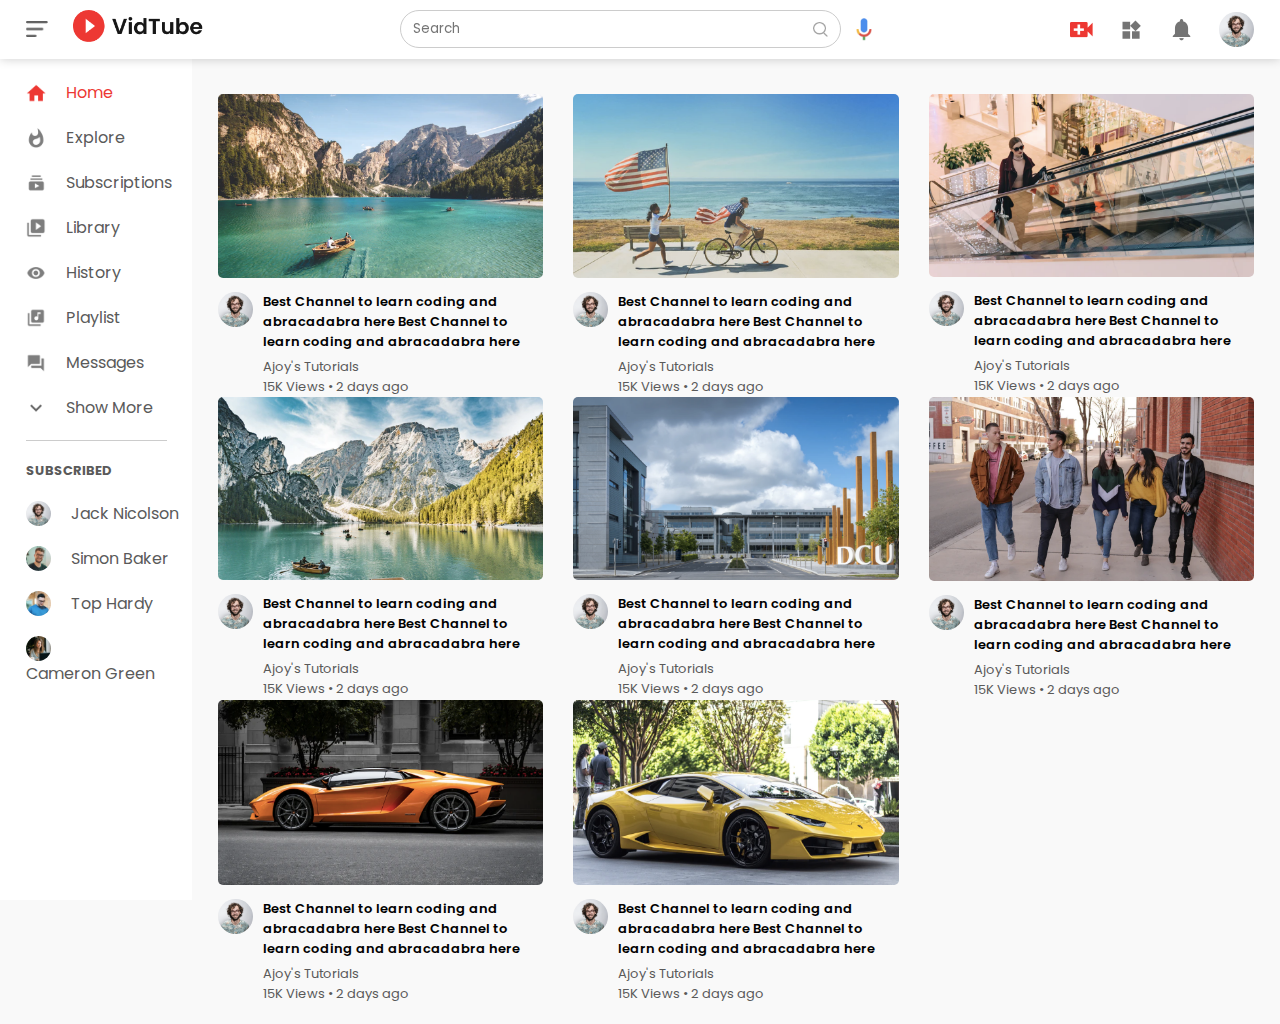
<file: index.html>
<!DOCTYPE html>
<html lang="en">

<head>
    <meta charset="UTF-8" />
    <meta http-equiv="X-UA-Compatible" content="IE=edge" />
    <meta name="viewport" content="width=device-width, initial-scale=1.0" />
    <link rel="stylesheet" href="styles.css" />
    <title>Video Sharing Platform</title>
</head>

<body>
    <nav class="flex-div">
        <div class="nav-left flex-div">
            <img src="images/menu.png" alt="" class="menu-icon" />
            <a href="index.html"><img src="images/logo.png" alt="" class="logo" /></a>
        </div>
        <div class="nav-middle flex-div">
            <div class="search-box flex-div">
                <input type="text" name="" placeholder="Search" />
                <img src="images/search.png" alt="" />
            </div>
            <img src="images/voice-search.png" alt="" class="mic-icon" />
        </div>
        <div class="nav-right flex-div">
            <img src="images/upload.png" alt="" />
            <img src="images/more.png" alt="" />
            <img src="images/notification.png" alt="" />
            <img src="images/Jack.png" alt="" class="user-icon" />
        </div>
    </nav>

    <!-- Sidebar for this site  -->

    <div class="sidebar">
        <div class="shortcut-links">
            <a href=""><img src="images/home.png" alt="" />
                <p>Home</p>
            </a>
            <a href=""><img src="images/explore.png" alt="" />
                <p>Explore</p>
            </a>
            <a href=""><img src="images/subscriprion.png" alt="" />
                <p>Subscriptions</p>
            </a>
            <a href=""><img src="images/library.png" alt="" />
                <p>Library</p>
            </a>
            <a href=""><img src="images/history.png" alt="" />
                <p>History</p>
            </a>
            <a href=""><img src="images/playlist.png" alt="" />
                <p>Playlist</p>
            </a>
            <a href=""><img src="images/messages.png" alt="" />
                <p>Messages</p>
            </a>
            <a href=""><img src="images/show-more.png" alt="" />
                <p>Show More</p>
            </a>
            <hr />
        </div>
        <div class="subscribed-list">
            <h3>SUBSCRIBED</h3>
            <a href=""><img src="images/Jack.png" alt="" />
                <p>Jack Nicolson</p>
            </a>
            <a href=""><img src="images/simon.png" alt="" />
                <p>Simon Baker</p>
            </a>
            <a href=""><img src="images/tom.png" alt="" />
                <p>Top Hardy</p>
            </a>
            <a href=""><img src="images/cameron.png" alt="" />
                <p>Cameron Green</p>
            </a>
        </div>
    </div>

    <!-- main body start  -->
    <div class="container">
        <!-- <div class="banner">
            <img src="images/banner.png" alt="" />
        </div> -->
        <div class="list-container">
            <div class="vid-list">
                <a href="play-video.html"><img src="images/thumbnail1.png" class="thumbnail" alt="" /></a>
                <div class="flex-div">
                    <img src="images/Jack.png" alt="" />
                    <div class="vid-info">
                        <a href="play-video.html">Best Channel to learn coding and abracadabra here Best Channel
                            to learn coding and abracadabra here
                        </a>
                        <p>Ajoy's Tutorials</p>
                        <p>15K Views &bull; 2 days ago</p>
                    </div>
                </div>
            </div>

            <div class="vid-list">
                <a href="play-video.html"><img src="images/thumbnail2.png" class="thumbnail" alt="" /></a>
                <div class="flex-div">
                    <img src="images/Jack.png" alt="" />
                    <div class="vid-info">
                        <a href="play-video.html">Best Channel to learn coding and abracadabra here Best Channel
                            to learn coding and abracadabra here
                        </a>
                        <p>Ajoy's Tutorials</p>
                        <p>15K Views &bull; 2 days ago</p>
                    </div>
                </div>
            </div>

            <div class="vid-list">
                <a href="play-video.html"><img src="images/thumbnail3.png" class="thumbnail" alt="" /></a>
                <div class="flex-div">
                    <img src="images/Jack.png" alt="" />
                    <div class="vid-info">
                        <a href="play-video.html">Best Channel to learn coding and abracadabra here Best Channel
                            to learn coding and abracadabra here
                        </a>
                        <p>Ajoy's Tutorials</p>
                        <p>15K Views &bull; 2 days ago</p>
                    </div>
                </div>
            </div>

            <div class="vid-list">
                <a href="play-video.html"><img src="images/thumbnail4.png" class="thumbnail" alt="" /></a>
                <div class="flex-div">
                    <img src="images/Jack.png" alt="" />
                    <div class="vid-info">
                        <a href="play-video.html">Best Channel to learn coding and abracadabra here Best Channel
                            to learn coding and abracadabra here
                        </a>
                        <p>Ajoy's Tutorials</p>
                        <p>15K Views &bull; 2 days ago</p>
                    </div>
                </div>
            </div>

            <div class="vid-list">
                <a href="play-video.html"><img src="images/thumbnail7.png" class="thumbnail" alt="" /></a>
                <div class="flex-div">
                    <img src="images/Jack.png" alt="" />
                    <div class="vid-info">
                        <a href="play-video.html">Best Channel to learn coding and abracadabra here Best Channel
                            to learn coding and abracadabra here
                        </a>
                        <p>Ajoy's Tutorials</p>
                        <p>15K Views &bull; 2 days ago</p>
                    </div>
                </div>
            </div>

            <div class="vid-list">
                <a href="play-video.html"><img src="images/thumbnail5.png" class="thumbnail" alt="" /></a>
                <div class="flex-div">
                    <img src="images/Jack.png" alt="" />
                    <div class="vid-info">
                        <a href="play-video.html">Best Channel to learn coding and abracadabra here Best Channel
                            to learn coding and abracadabra here
                        </a>
                        <p>Ajoy's Tutorials</p>
                        <p>15K Views &bull; 2 days ago</p>
                    </div>
                </div>
            </div>

            <div class="vid-list">
                <a href="play-video.html"><img src="images/thumbnail6.png" class="thumbnail" alt="" /></a>
                <div class="flex-div">
                    <img src="images/Jack.png" alt="" />
                    <div class="vid-info">
                        <a href="play-video.html">Best Channel to learn coding and abracadabra here Best Channel
                            to learn coding and abracadabra here
                        </a>
                        <p>Ajoy's Tutorials</p>
                        <p>15K Views &bull; 2 days ago</p>
                    </div>
                </div>
            </div>
            <div class="vid-list">
                <a href="play-video.html"><img src="images/thumbnail8.png" class="thumbnail" alt="" /></a>
                <div class="flex-div">
                    <img src="images/Jack.png" alt="" />
                    <div class="vid-info">
                        <a href="play-video.html">Best Channel to learn coding and abracadabra here Best Channel
                            to learn coding and abracadabra here
                        </a>
                        <p>Ajoy's Tutorials</p>
                        <p>15K Views &bull; 2 days ago</p>
                    </div>
                </div>
            </div>

        </div>
    </div>

    <script src="script.js"></script>
</body>

</html>
</file>
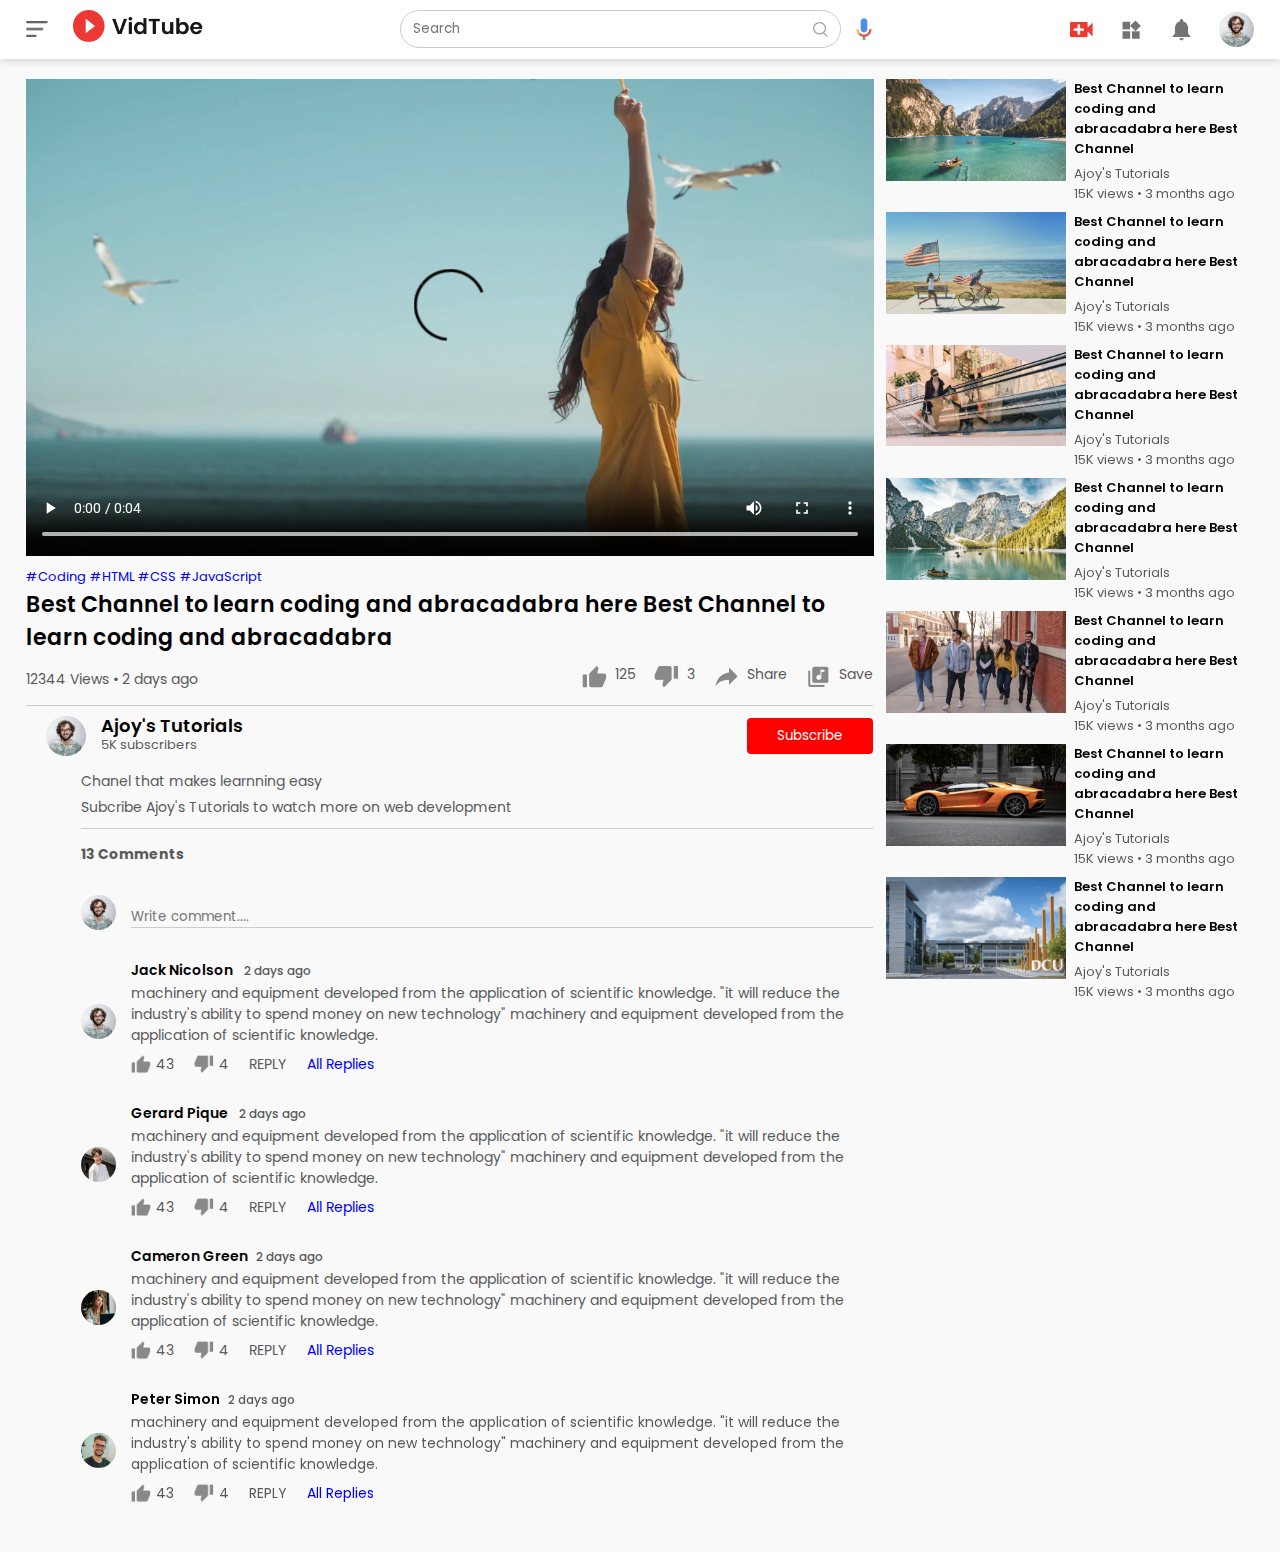
<file: play-video.html>
<!DOCTYPE html>
<html lang="en">

<head>
    <meta charset="UTF-8" />
    <meta http-equiv="X-UA-Compatible" content="IE=edge" />
    <meta name="viewport" content="width=device-width, initial-scale=1.0" />
    <link rel="stylesheet" href="styles.css" />
    <title>Play Video</title>
</head>

<body>
    <nav class="flex-div">
        <div class="nav-left flex-div">
            <img src="images/menu.png" alt="" class="menu-icon" />
            <a href="index.html"><img src="images/logo.png" alt="" class="logo" /></a>
        </div>
        <div class="nav-middle flex-div">
            <div class="search-box flex-div">
                <input type="text" name="" placeholder="Search" />
                <img src="images/search.png" alt="" />
            </div>
            <img src="images/voice-search.png" alt="" class="mic-icon" />
        </div>
        <div class="nav-right flex-div">
            <img src="images/upload.png" alt="" />
            <img src="images/more.png" alt="" />
            <img src="images/notification.png" alt="" />
            <img src="images/Jack.png" alt="" class="user-icon" />
        </div>
    </nav>

    <div class="container play-container">
        <div class="row">
            <div class="play-video">
                <video src="images/video.mp4" controls autoplay></video>
                <div class="tags">
                    <a href="">#Coding</a>
                    <a href="">#HTML</a>
                    <a href="">#CSS</a>
                    <a href="">#JavaScript</a>
                </div>
                <h3>
                    Best Channel to learn coding and abracadabra here Best Channel to
                    learn coding and abracadabra
                </h3>
                <div class="play-video-info">
                    <p>12344 Views &bull; 2 days ago</p>
                    <div>
                        <a href=""><img src="images/like.png" alt="" />125</a>
                        <a href=""><img src="images/dislike.png" alt="" />3</a>
                        <a href=""><img src="images/share.png" alt="" />Share</a>
                        <a href=""><img src="images/save.png" alt="" />Save</a>
                    </div>
                </div>
                <hr />
                <div class="publisher">
                    <img src="images/Jack.png" alt="" />
                    <div>
                        <p>Ajoy's Tutorials</p>
                        <span>5K subscribers</span>
                    </div>
                    <button type="button">Subscribe</button>
                </div>

                <div class="vid-description">
                    <p>Chanel that makes learnning easy</p>
                    <p>Subcribe Ajoy's Tutorials to watch more on web development</p>
                    <hr />
                    <h4>13 Comments</h4>

                    <div class="add-comment">
                        <img src="images/Jack.png" alt="" />
                        <input type="text" placeholder="Write comment...." />
                    </div>
                    <div class="old-comment">
                        <img src="images/Jack.png" alt="" />
                        <div>
                            <h3>Jack Nicolson <span>2 days ago</span></h3>
                            <p>
                                machinery and equipment developed from the application of
                                scientific knowledge. "it will reduce the industry's ability
                                to spend money on new technology" machinery and equipment
                                developed from the application of scientific knowledge.
                            </p>
                            <div class="comment-action">
                                <img src="images/like.png" alt="" />
                                <span>43</span>
                                <img src="images/dislike.png" alt="">
                                <span>4</span>
                                <span>REPLY</span>
                                <a href="">All Replies</a>
                            </div>
                        </div>
                    </div>
                    <div class="old-comment">
                        <img src="images/gerard.png" alt="" />
                        <div>
                            <h3>Gerard Pique <span>2 days ago</span></h3>
                            <p>
                                machinery and equipment developed from the application of
                                scientific knowledge. "it will reduce the industry's ability
                                to spend money on new technology" machinery and equipment
                                developed from the application of scientific knowledge.
                            </p>
                            <div class="comment-action">
                                <img src="images/like.png" alt="" />
                                <span>43</span>
                                <img src="images/dislike.png" alt="">
                                <span>4</span>
                                <span>REPLY</span>
                                <a href="">All Replies</a>
                            </div>
                        </div>
                    </div>
                    <div class="old-comment">
                        <img src="images/cameron.png" alt="" />
                        <div>
                            <h3>Cameron Green<span>2 days ago</span></h3>
                            <p>
                                machinery and equipment developed from the application of
                                scientific knowledge. "it will reduce the industry's ability
                                to spend money on new technology" machinery and equipment
                                developed from the application of scientific knowledge.
                            </p>
                            <div class="comment-action">
                                <img src="images/like.png" alt="" />
                                <span>43</span>
                                <img src="images/dislike.png" alt="">
                                <span>4</span>
                                <span>REPLY</span>
                                <a href="">All Replies</a>
                            </div>
                        </div>
                    </div>
                    <div class="old-comment">
                        <img src="images/simon.png" alt="" />
                        <div>
                            <h3>Peter Simon<span>2 days ago</span></h3>
                            <p>
                                machinery and equipment developed from the application of
                                scientific knowledge. "it will reduce the industry's ability
                                to spend money on new technology" machinery and equipment
                                developed from the application of scientific knowledge.
                            </p>
                            <div class="comment-action">
                                <img src="images/like.png" alt="" />
                                <span>43</span>
                                <img src="images/dislike.png" alt="">
                                <span>4</span>
                                <span>REPLY</span>
                                <a href="">All Replies</a>
                            </div>
                        </div>
                    </div>
                </div>
            </div>

            <div class="right-sidebar">
                <div class="side-video-list">
                    <a href="" class="small-thumbnail"><img src="images/thumbnail1.png" alt="" />
                    </a>
                    <div class="vid-info">
                        <a href="">Best Channel to learn coding and abracadabra here Best Channel
                        </a>
                        <p>Ajoy's Tutorials</p>
                        <p>15K views &bull; 3 months ago</p>
                    </div>
                </div>
                <div class="side-video-list">
                    <a href="" class="small-thumbnail"><img src="images/thumbnail2.png" alt="" />
                    </a>
                    <div class="vid-info">
                        <a href="">Best Channel to learn coding and abracadabra here Best Channel
                        </a>
                        <p>Ajoy's Tutorials</p>
                        <p>15K views &bull; 3 months ago</p>
                    </div>
                </div>
                <div class="side-video-list">
                    <a href="" class="small-thumbnail"><img src="images/thumbnail3.png" alt="" />
                    </a>
                    <div class="vid-info">
                        <a href="">Best Channel to learn coding and abracadabra here Best Channel
                        </a>
                        <p>Ajoy's Tutorials</p>
                        <p>15K views &bull; 3 months ago</p>
                    </div>
                </div>
                <div class="side-video-list">
                    <a href="" class="small-thumbnail"><img src="images/thumbnail4.png" alt="" />
                    </a>
                    <div class="vid-info">
                        <a href="">Best Channel to learn coding and abracadabra here Best Channel
                        </a>
                        <p>Ajoy's Tutorials</p>
                        <p>15K views &bull; 3 months ago</p>
                    </div>
                </div>
                <div class="side-video-list">
                    <a href="" class="small-thumbnail"><img src="images/thumbnail5.png" alt="" />
                    </a>
                    <div class="vid-info">
                        <a href="">Best Channel to learn coding and abracadabra here Best Channel
                        </a>
                        <p>Ajoy's Tutorials</p>
                        <p>15K views &bull; 3 months ago</p>
                    </div>
                </div>
                <div class="side-video-list">
                    <a href="" class="small-thumbnail"><img src="images/thumbnail6.png" alt="" />
                    </a>
                    <div class="vid-info">
                        <a href="">Best Channel to learn coding and abracadabra here Best Channel
                        </a>
                        <p>Ajoy's Tutorials</p>
                        <p>15K views &bull; 3 months ago</p>
                    </div>
                </div>
                <div class="side-video-list">
                    <a href="" class="small-thumbnail"><img src="images/thumbnail7.png" alt="" />
                    </a>
                    <div class="vid-info">
                        <a href="">Best Channel to learn coding and abracadabra here Best Channel
                        </a>
                        <p>Ajoy's Tutorials</p>
                        <p>15K views &bull; 3 months ago</p>
                    </div>
                </div>
            </div>
        </div>
    </div>
</body>

</html>
</file>
<file: styles.css>
@import url("https://fonts.googleapis.com/css2?family=Montserrat:wght@400;700&family=Poppins:ital,wght@0,100;0,400;0,600;1,100;1,400;1,700&family=Roboto:wght@100;400;700&display=swap");

* {
    box-sizing: border-box;
    margin: 0;
    padding: 0;
    font-family: "poppins", sans-serif;
}

a {
    text-decoration: none;
    color: #5a5a5a;
}

img {
    cursor: pointer;
}

.flex-div {
    display: flex;
    align-items: center;
}

nav {
    padding: 10px 2%;
    justify-content: space-between;
    box-shadow: 0 0 10px rgba(0, 0, 0, 0.2);
    background: #fff;
    position: sticky;
    top: 0;
    z-index: 10;
}

.nav-right img {
    width: 25px;
    margin-right: 25px;
}

.nav-right .user-icon {
    width: 35px;
    border-radius: 50%;
    margin-right: 0;
}

.nav-left .menu-icon {
    width: 22px;
    margin-right: 25px;
}

.nav-left .logo {
    width: 130px;
}

.nav-middle .mic-icon {
    width: 16px;
}

.nav-middle .search-box {
    border: 1px solid #ccc;
    margin-right: 15px;
    padding: 8px 12px;
    border-radius: 25px;
}

.nav-middle .search-box input {
    width: 400px;
    border: 0;
    outline: 0;
    background: transparent;
}

.nav-middle .search-box img {
    width: 15px;
}

.sidebar {
    background: #fff;
    width: 15%;
    height: 100vh;
    position: fixed;
    top: 0;
    padding-left: 2%;
    padding-top: 80px;
}

.shortcut-links a img {
    width: 20px;
    margin-right: 20px;
}

.shortcut-links a {
    display: flex;
    align-items: center;
    margin-bottom: 20px;
    width: fit-content;
    flex-wrap: wrap;
}

.shortcut-links a:first-child {
    color: #ed3833;
}

.sidebar hr {
    border: 0;
    height: 1px;
    background-color: #ccc;
    width: 85%;
}

.subscribed-list h3 {
    font-size: 13px;
    margin: 20px 0;
    color: #5a5a5a;
}

.subscribed-list a {
    display: flex;
    align-items: center;
    margin-bottom: 20px;
    width: fit-content;
    flex-wrap: wrap;
}

.subscribed-list a img {
    width: 25px;
    border-radius: 50%;
    margin-right: 20px;
}

.small-sidebar {
    width: 5%;
}

.small-sidebar a p {
    display: none;
}

.small-sidebar h3 {
    display: none;
}

.small-sidebar hr {
    width: 50%;
    margin-bottom: 25px;
}

/* main css  */

.container {
    background-color: #f9f9f9;
    padding-left: 17%;
    padding-right: 2%;
    padding-top: 20px;
    padding-bottom: 20px;
}

.large-container {
    padding-left: 7%;
}

.banner {
    width: 100%;
}

.banner img {
    width: 100%;
    border-radius: 8px;
}

.list-container {
    display: grid;
    grid-template-columns: repeat(auto-fit, minmax(250px, 1fr));
    grid-column-gap: 16px;
    grid-column-gap: 30px;
    margin-top: 15px;
}

.vid-list .thumbnail {
    width: 100%;
    border-radius: 5%;
}

.vid-list .thumbnail {
    width: 100%;
    border-radius: 5px;
}

.vid-list .flex-div {
    align-items: flex-start;
    margin-top: 7px;
}

.vid-list .flex-div img {
    width: 35px;
    margin-right: 10px;
    border-radius: 50%;
}

.vid-info {
    color: #5a5a5a;
    font-size: 13px;
}

.vid-info a {
    color: #000;
    font-weight: 600;
    display: block;
    margin-bottom: 5px;
}

@media (max-width: 900px) {
    .menu-icon {
        display: none;
    }

    .sidebar {
        display: none;
    }

    .container,
    .large-container {
        padding-left: 5%;
        padding-right: 5%;
    }

    .nav-right img {
        display: none;
    }

    .nav-right .user-icon {
        display: block;
        width: 30px;
    }

    .nav-middle .search-box input {
        width: 100px;
    }

    .nav-middle .mic-icon {
        display: none;
    }

    .logo {
        width: 90px;
    }
}

/* play video page css  */

.play-container {
    padding-left: 2%;
}

.row {
    display: flex;
    justify-content: space-between;
    flex-wrap: wrap;
}

.play-video {
    flex-basis: 69%;
}

.right-sidebar {
    flex-basis: 30%;
}

.play-video video {
    width: 100%;
}

.side-video-list {
    display: flex;
    justify-content: space-between;
    margin-bottom: 8px;
}

.side-video-list img {
    width: 100%;
}

.side-video-list .small-thumbnail {
    flex-basis: 49%;
}

.side-video-list .vid-info {
    flex-basis: 49%;
}

.play-video .tags a {
    color: #0000ff;
    font-size: 13px;
}

.play-video h3 {
    font-weight: 600;
    font-size: 22px;
}

.play-video .play-video-info {
    display: flex;
    align-items: center;
    justify-content: space-between;
    flex-wrap: wrap;
    margin-top: 10px;
    font-size: 14px;
    color: #5a5a5a;
}

.play-video .play-video-info a img {
    width: 25px;
    margin-right: 8px;
}

.play-video .play-video-info a {
    display: inline-flex;
    margin-left: 15px;
}

.play-video hr {
    border: 0;
    height: 1px;
    background-color: #ccc;
    margin: 10px 0;
}

.publisher {
    display: flex;
    align-items: center;
    margin-left: 20px;
}

.publisher div {
    flex: 1;
    line-height: 18px;
}

.publisher div p {
    color: #000;
    font-weight: 600;
    font-size: 18px;
}

.publisher div span {
    color: #5a5a5a;

    font-size: 13px;
}

.publisher img {
    width: 40px;
    border-radius: 50%;
    margin-right: 15px;
}

.publisher button {
    background-color: red;
    color: white;
    padding: 8px 30px;
    border: none;
    outline: 0;
    border-radius: 4px;
    cursor: pointer;
}

.vid-description {
    padding-left: 55px;
    margin: 15px 0;
}

.vid-description p {
    font-size: 14px;
    margin-bottom: 5px;
    color: #5a5a5a;
}

.vid-description h4 {
    font-size: 14px;
    margin-top: 15px;
    color: #5a5a5a;
}

.add-comment {
    display: flex;
    align-items: center;
    margin: 30px 0;
}

.add-comment img {
    width: 35px;
    border-radius: 50%;
    margin-right: 15px;
}

.add-comment input {
    border: 0;
    outline: 0;
    border-bottom: 1px solid #ccc;
    width: 100%;
    padding-top: 10px;
    background: transparent;
}

.vid-description h4 {
    font-size: 14px;
    margin-top: 15px;
    color: #5a5a5a;
}

.old-comment {
    display: flex;
    align-items: center;
    margin: 20px 0;
}

.old-comment img {
    width: 35px;
    border-radius: 50%;
    margin-right: 15px;
}

.old-comment h3 {
    font-size: 14px;
    margin-bottom: 2px;
}

.old-comment h3 span {
    font-size: 12px;
    color: #5a5a5a;
    font-weight: 500;
    margin-left: 8px;
}

.old-comment .comment-action {
    display: flex;
    align-items: center;
    margin: 8px 0;
    font-size: 14px;
}

.old-comment .comment-action img {
    border-radius: 0;
    width: 20px;
    margin-right: 5px;
}

.old-comment .comment-action span {
    color: #5a5a5a;
    margin-right: 20px;
}

.old-comment .comment-action a {
    color: #0000ff;
}

@media (max-width: 900px) {
    .play-video {
        flex-basis: 100%;
    }
    .right-sidebar {
        flex-basis: 100%;
    }
    .play-container {
        padding-left: 5%;
    }
    .vid-description {
        padding-left: 0;
    }
    .play-video .play-video-info a {
        margin-left: 0;
        margin-right: 15px;
        margin-top: 15px;

    }
}
</file>
